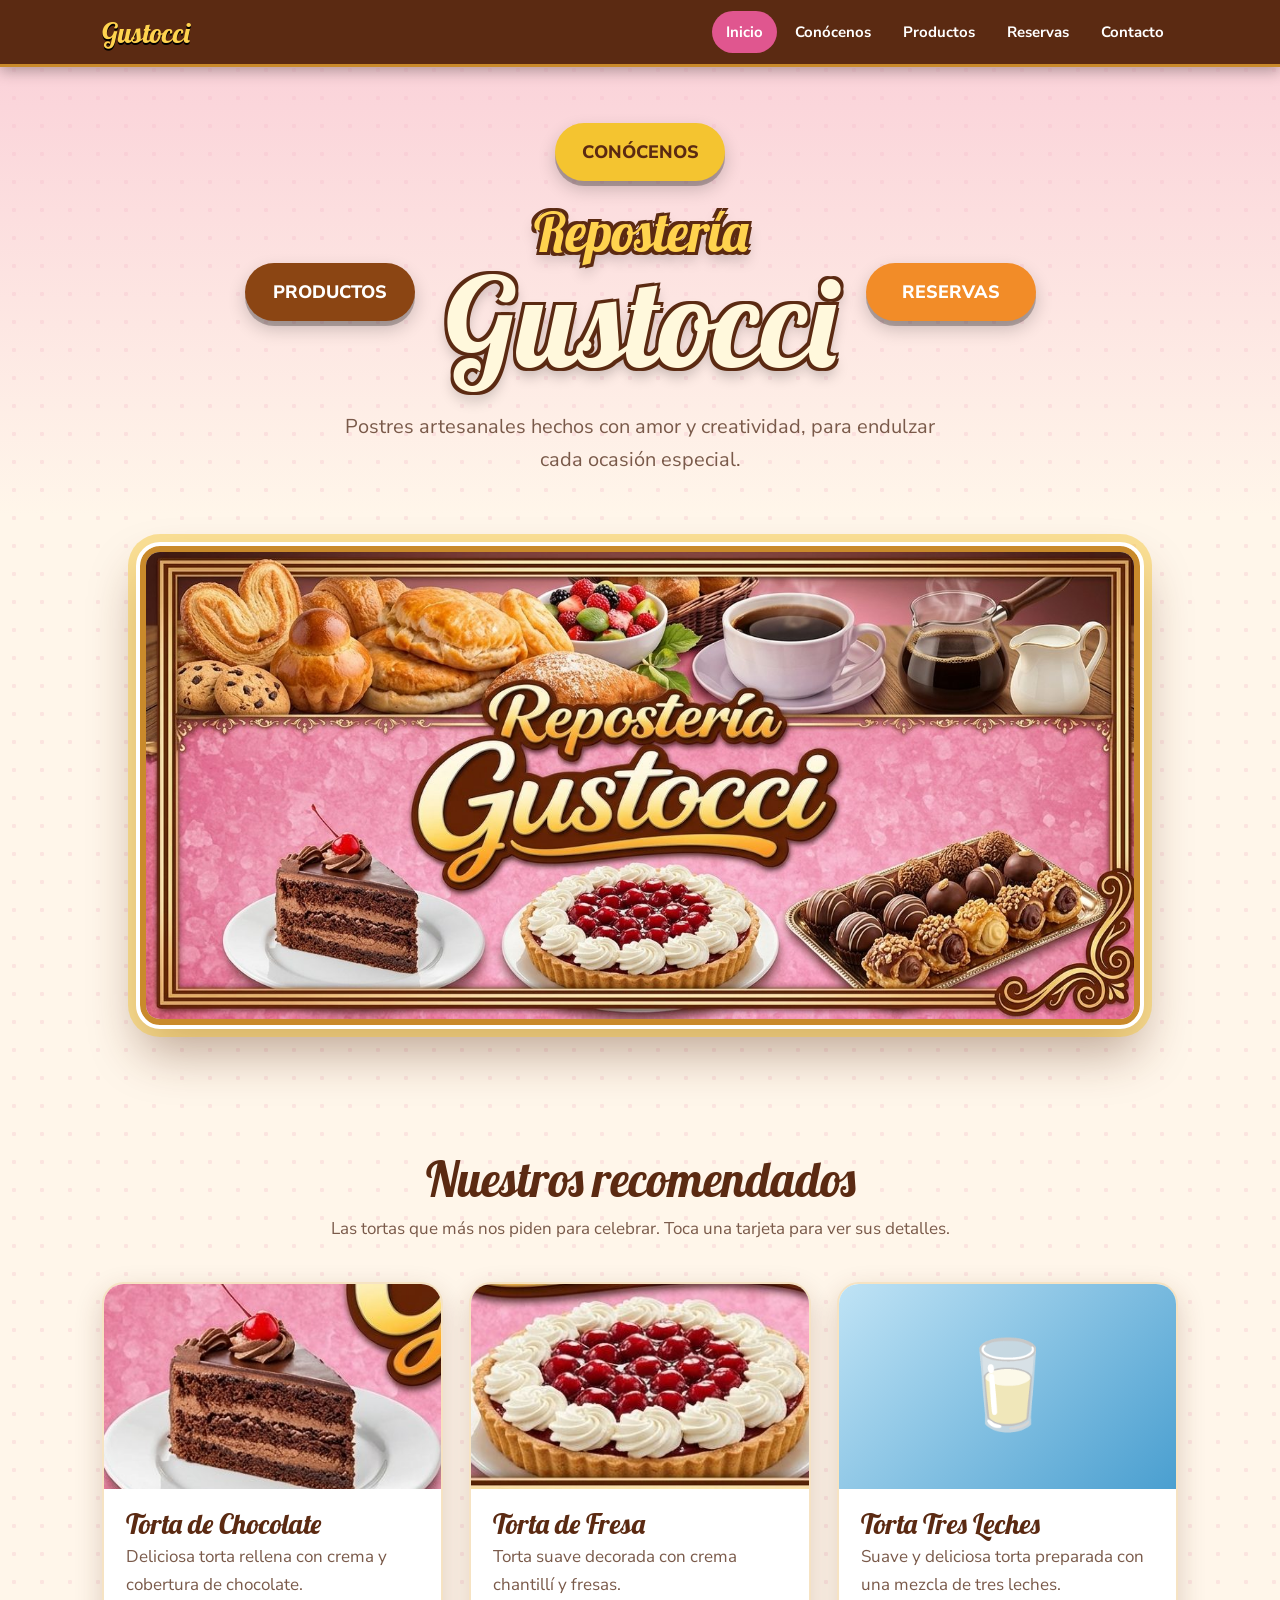
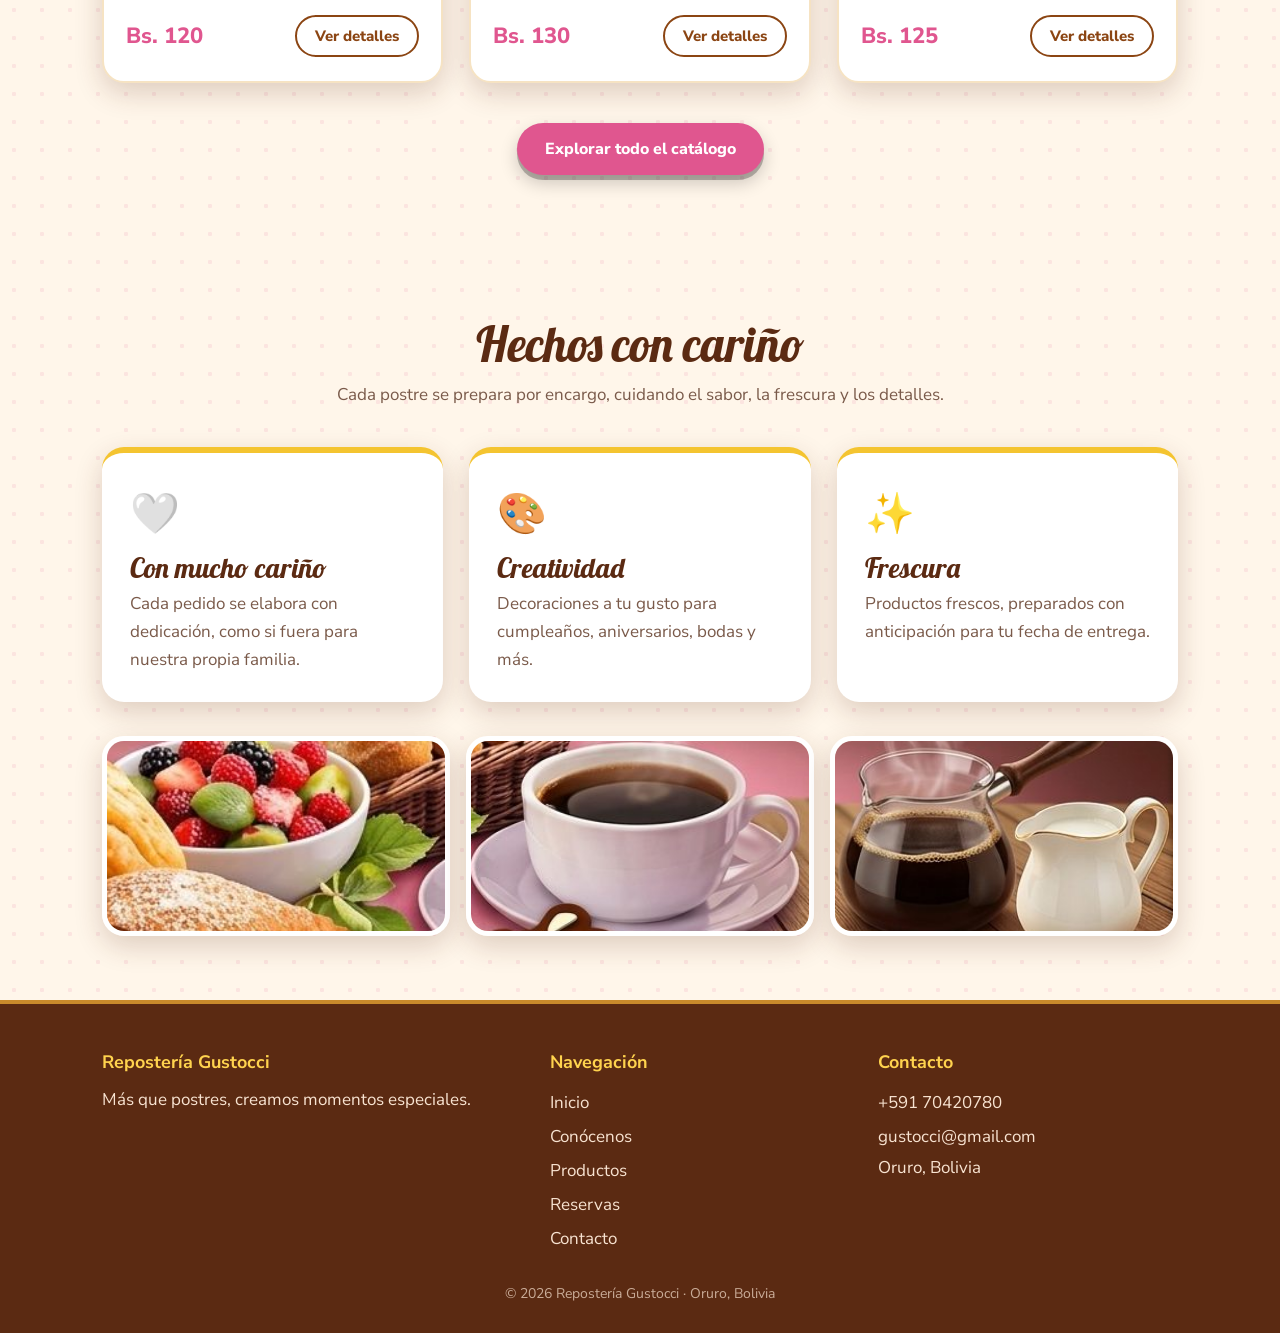
<file: index.html>
<!DOCTYPE html>
<html lang="es">
<head>
<meta charset="UTF-8">
<meta name="viewport" content="width=device-width, initial-scale=1">
<title>Repostería Gustocci · Postres artesanales en Oruro, Bolivia</title>
<meta name="description" content="Tortas, queques, cupcakes y galletas decoradas hechas con amor en Oruro, Bolivia. Conoce nuestros productos y reserva con anticipación.">
<link rel="preconnect" href="https://fonts.googleapis.com">
<link rel="preconnect" href="https://fonts.gstatic.com" crossorigin>
<link href="https://fonts.googleapis.com/css2?family=Lobster&family=Nunito+Sans:wght@400;600;700;800&display=swap" rel="stylesheet">
<link rel="stylesheet" href="css/estilos.css">
<script src="js/main.js" defer></script>
</head>
<body data-page="inicio">
<div id="cab"></div>
<main>
  <section class="portada">
    <div class="wrap">
      <div class="hero-grid">
        <a class="btn b-oro g-arriba" href="conocenos.html">CONÓCENOS</a>
        <a class="btn b-cafe g-izq" href="productos.html">PRODUCTOS</a>
        <h1 class="titulo"><span class="r">Repostería</span><span class="g">Gustocci</span></h1>
        <a class="btn b-naranja g-der" href="reservas.html">RESERVAS</a>
      </div>
      <p class="frase">Postres artesanales hechos con amor y creatividad, para endulzar cada ocasión especial.</p>
    </div>
  </section>

  <section style="padding-top:20px">
    <div class="wrap rv">
      <div class="banner"><img src="img/banner.jpg" alt="Repostería Gustocci: pasteles, frutas, café, torta de chocolate, tarta de frutos rojos y bombones" width="1400" height="661"></div>
    </div>
  </section>

  <section>
    <div class="wrap">
      <h2 class="sec-t rv">Nuestros recomendados</h2>
      <p class="sec-s rv">Las tortas que más nos piden para celebrar. Toca una tarjeta para ver sus detalles.</p>
      <div class="grid" id="destacados"></div>
      <p class="cta rv" style="margin-top:34px"><a class="btn b-rosa" href="productos.html">Explorar todo el catálogo</a></p>
    </div>
  </section>

  <section>
    <div class="wrap">
      <h2 class="sec-t rv">Hechos con cariño</h2>
      <p class="sec-s rv">Cada postre se prepara por encargo, cuidando el sabor, la frescura y los detalles.</p>
      <div class="grid">
        <div class="bloque rv"><div class="ic">🤍</div><h3>Con mucho cariño</h3><p>Cada pedido se elabora con dedicación, como si fuera para nuestra propia familia.</p></div>
        <div class="bloque rv"><div class="ic">🎨</div><h3>Creatividad</h3><p>Decoraciones a tu gusto para cumpleaños, aniversarios, bodas y más.</p></div>
        <div class="bloque rv"><div class="ic">✨</div><h3>Frescura</h3><p>Productos frescos, preparados con anticipación para tu fecha de entrega.</p></div>
      </div>
      <div class="gal rv" style="margin-top:34px">
        <img src="img/frutas.jpg" alt="Tazón de frutas frescas con fresas y moras" loading="lazy">
        <img src="img/cafe.jpg" alt="Taza de café humeante sobre un plato lila" loading="lazy">
        <img src="img/jarra-cafe.jpg" alt="Jarra de café y jarrita de leche" loading="lazy">
      </div>
    </div>
  </section>
</main>
<div id="pie"></div>
</body>
</html>
</file>
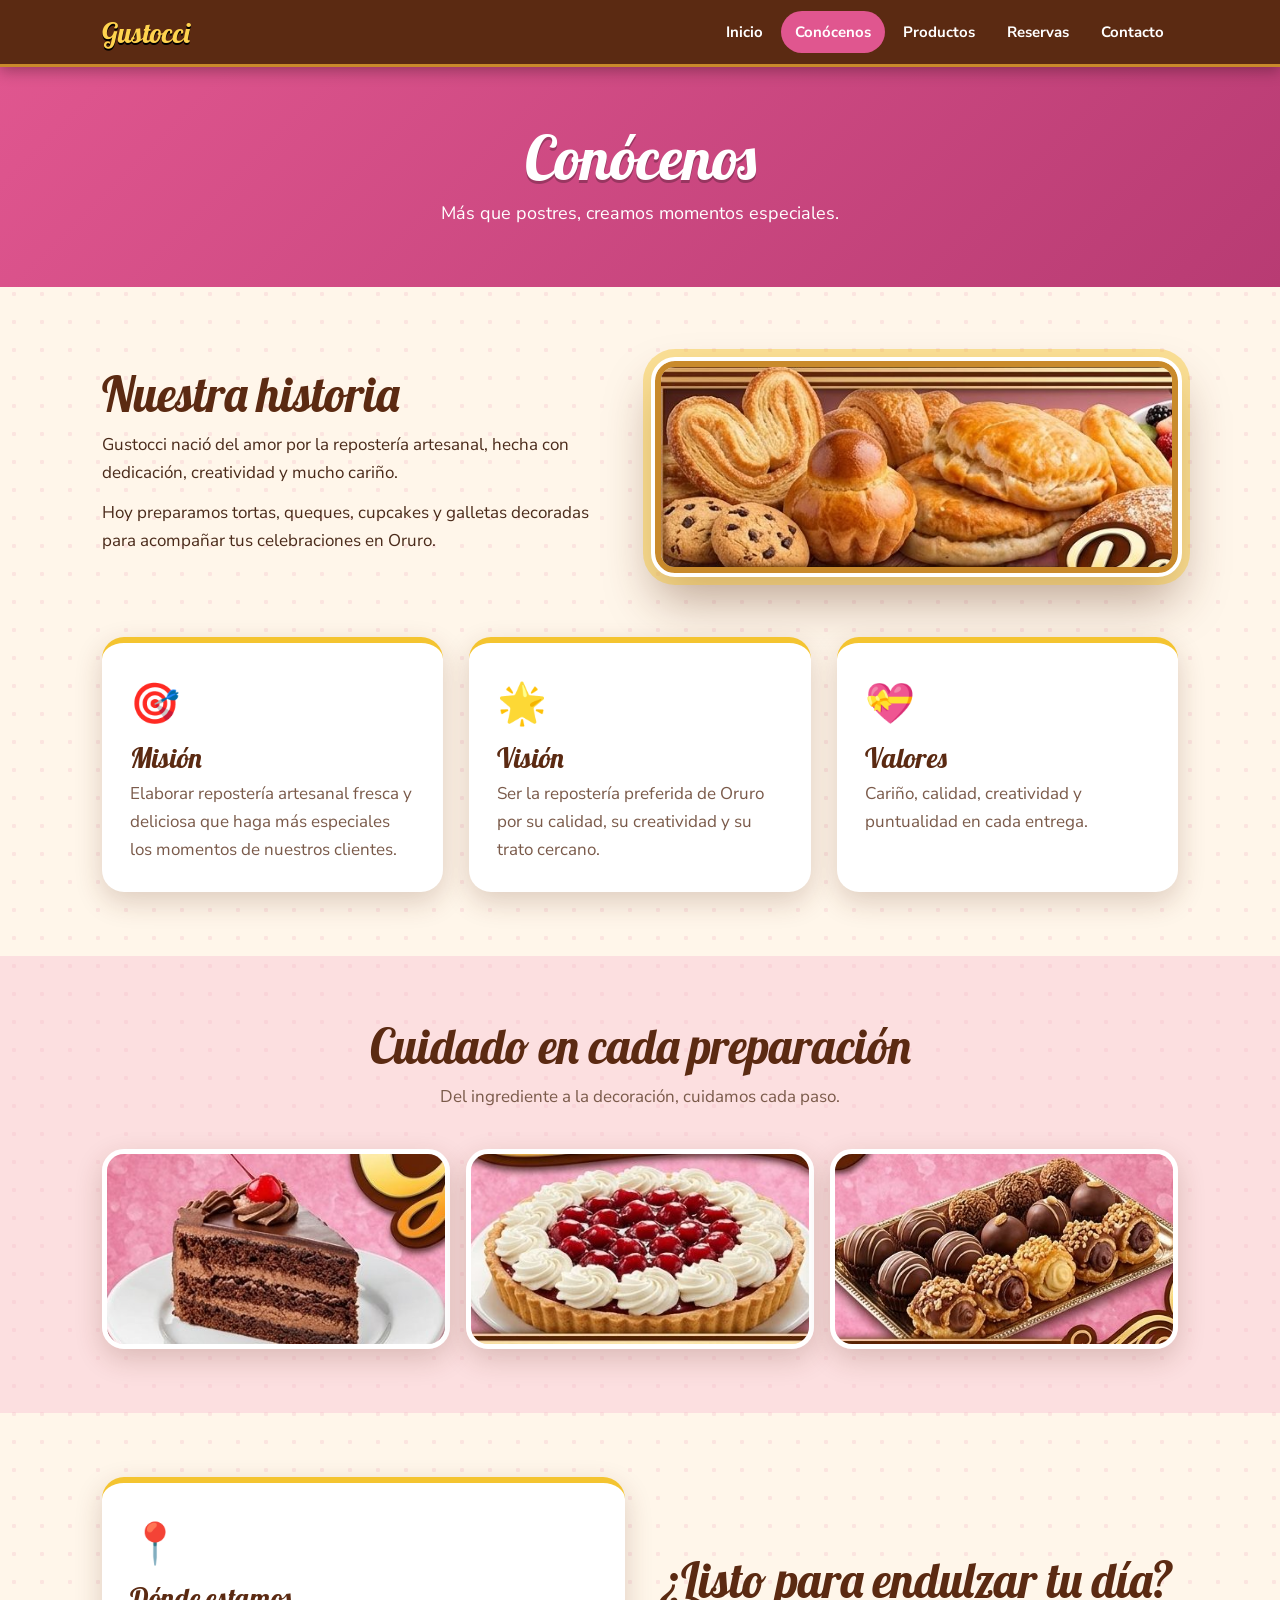
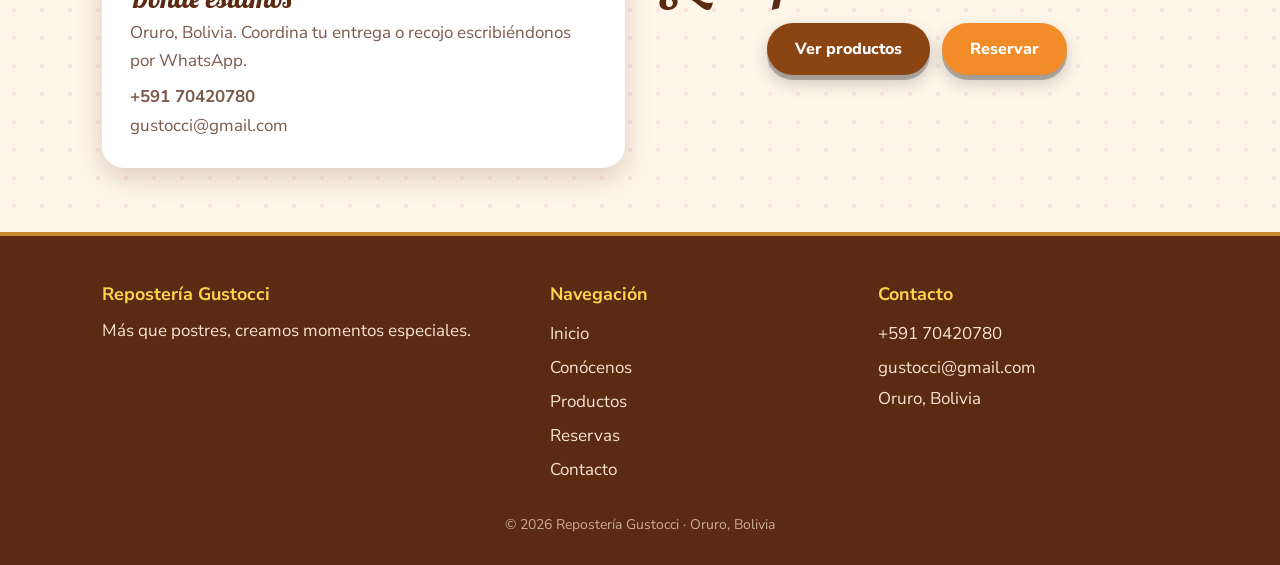
<file: conocenos.html>
<!DOCTYPE html>
<html lang="es">
<head>
<meta charset="UTF-8">
<meta name="viewport" content="width=device-width, initial-scale=1">
<title>Conócenos · Repostería Gustocci</title>
<meta name="description" content="Conoce la historia, la misión, la visión y los valores de Repostería Gustocci, pastelería artesanal en Oruro, Bolivia.">
<link rel="preconnect" href="https://fonts.googleapis.com">
<link rel="preconnect" href="https://fonts.gstatic.com" crossorigin>
<link href="https://fonts.googleapis.com/css2?family=Lobster&family=Nunito+Sans:wght@400;600;700;800&display=swap" rel="stylesheet">
<link rel="stylesheet" href="css/estilos.css">
<script src="js/main.js" defer></script>
</head>
<body data-page="conocenos">
<div id="cab"></div>
<main>
  <div class="band"><div class="wrap"><h1>Conócenos</h1><p>Más que postres, creamos momentos especiales.</p></div></div>

  <section>
    <div class="wrap dos">
      <div class="rv">
        <h2 class="sec-t" style="text-align:left">Nuestra historia</h2>
        <p>Gustocci nació del amor por la repostería artesanal, hecha con dedicación, creatividad y mucho cariño.</p>
        <p style="margin-top:12px">Hoy preparamos tortas, queques, cupcakes y galletas decoradas para acompañar tus celebraciones en Oruro.</p>
      </div>
      <div class="banner rv"><img src="img/hojaldres.jpg" alt="Hojaldres y panes dulces recién horneados" loading="lazy"></div>
    </div>
  </section>

  <section style="padding-top:0">
    <div class="wrap grid">
      <!-- Textos sugeridos: edítalos con la misión y visión reales del negocio -->
      <div class="bloque rv"><div class="ic">🎯</div><h3>Misión</h3><p>Elaborar repostería artesanal fresca y deliciosa que haga más especiales los momentos de nuestros clientes.</p></div>
      <div class="bloque rv"><div class="ic">🌟</div><h3>Visión</h3><p>Ser la repostería preferida de Oruro por su calidad, su creatividad y su trato cercano.</p></div>
      <div class="bloque rv"><div class="ic">💝</div><h3>Valores</h3><p>Cariño, calidad, creatividad y puntualidad en cada entrega.</p></div>
    </div>
  </section>

  <section style="background:rgba(247,182,204,.35)">
    <div class="wrap">
      <h2 class="sec-t rv">Cuidado en cada preparación</h2>
      <p class="sec-s rv">Del ingrediente a la decoración, cuidamos cada paso.</p>
      <div class="gal rv">
        <img src="img/torta-chocolate.jpg" alt="Torta de chocolate en capas con crema" loading="lazy">
        <img src="img/tarta-frutos-rojos.jpg" alt="Tarta con frutos rojos y crema chantillí" loading="lazy">
        <img src="img/bombones.jpg" alt="Bombones de chocolate en bandeja dorada" loading="lazy">
      </div>
    </div>
  </section>

  <section>
    <div class="wrap dos">
      <div class="bloque rv"><div class="ic">📍</div><h3>Dónde estamos</h3><p>Oruro, Bolivia. Coordina tu entrega o recojo escribiéndonos por WhatsApp.</p><p style="margin-top:8px"><strong>+591 70420780</strong><br>gustocci@gmail.com</p></div>
      <div class="cta rv"><h2 class="sec-t">¿Listo para endulzar tu día?</h2><a class="btn b-cafe" href="productos.html">Ver productos</a><a class="btn b-naranja" href="reservas.html">Reservar</a></div>
    </div>
  </section>
</main>
<div id="pie"></div>
</body>
</html>
</file>
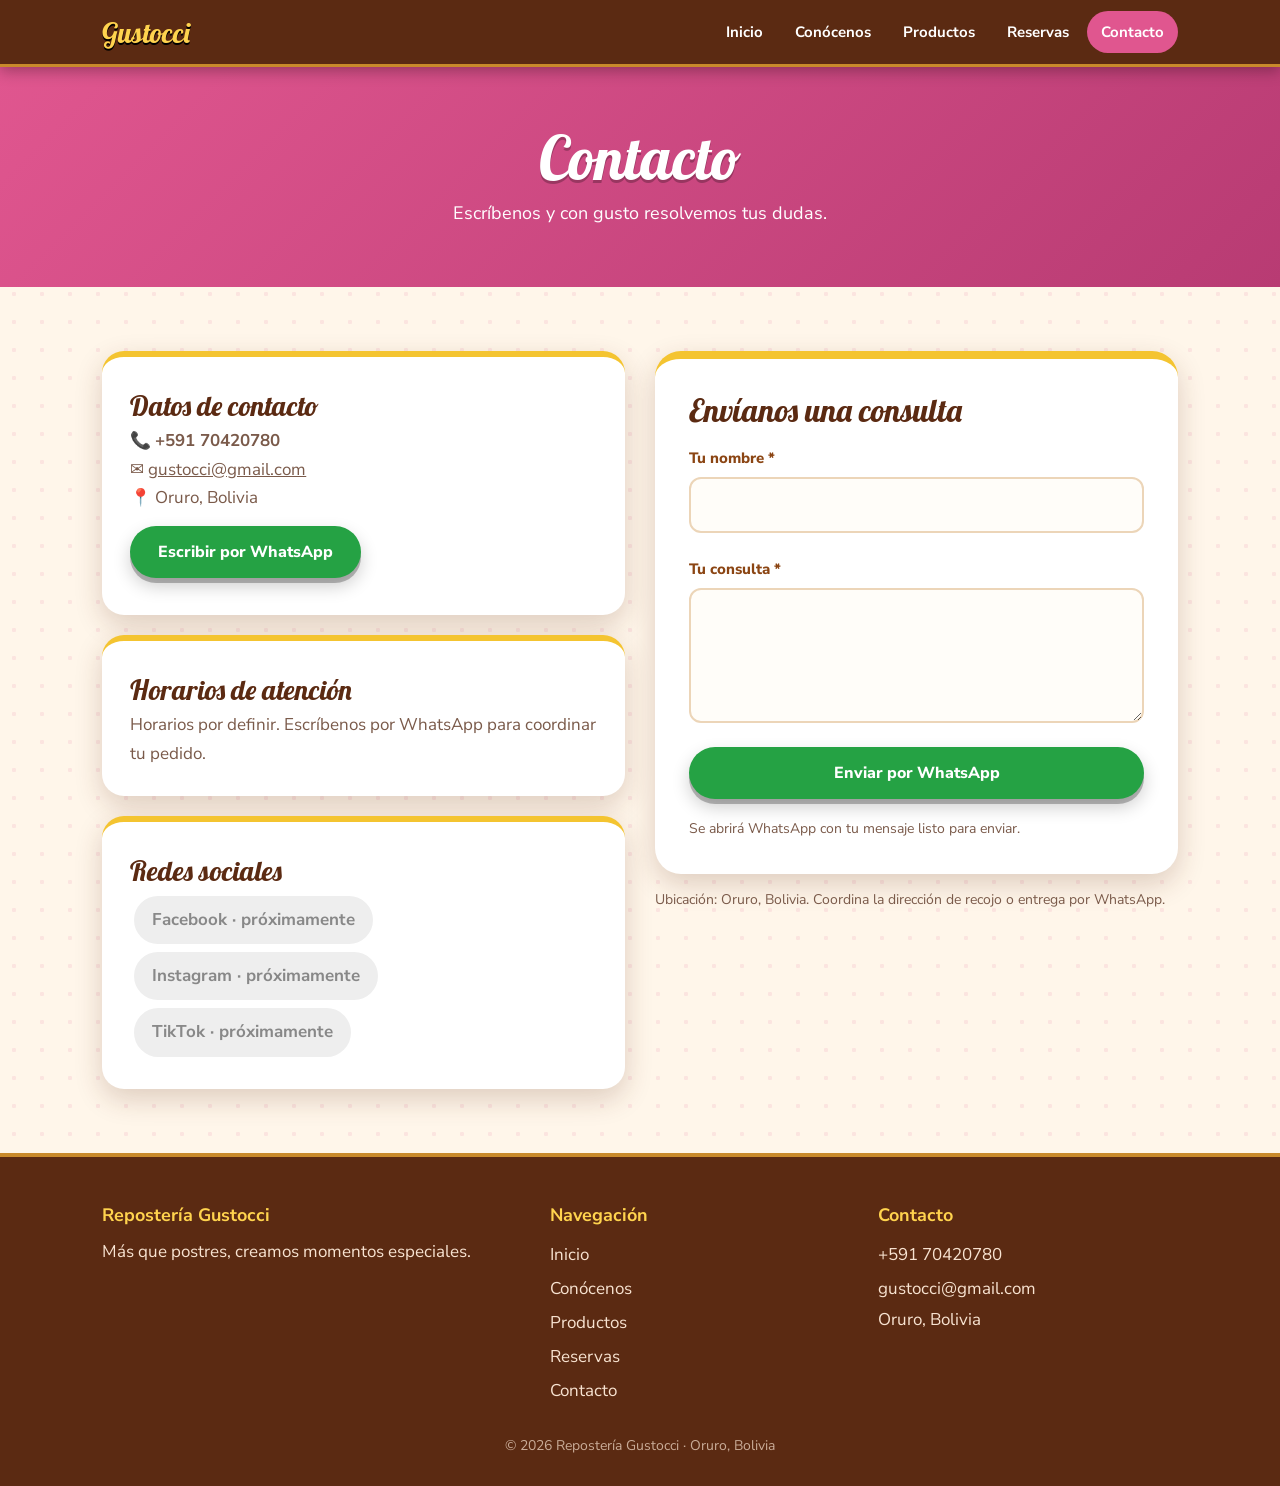
<file: contacto.html>
<!DOCTYPE html>
<html lang="es">
<head>
<meta charset="UTF-8">
<meta name="viewport" content="width=device-width, initial-scale=1">
<title>Contacto · Repostería Gustocci</title>
<meta name="description" content="Contacta a Repostería Gustocci en Oruro, Bolivia: WhatsApp +591 70420780 y correo gustocci@gmail.com.">
<link rel="preconnect" href="https://fonts.googleapis.com">
<link rel="preconnect" href="https://fonts.gstatic.com" crossorigin>
<link href="https://fonts.googleapis.com/css2?family=Lobster&family=Nunito+Sans:wght@400;600;700;800&display=swap" rel="stylesheet">
<link rel="stylesheet" href="css/estilos.css">
<script src="js/main.js" defer></script>
</head>
<body data-page="contacto">
<div id="cab"></div>
<main>
  <div class="band"><div class="wrap"><h1>Contacto</h1><p>Escríbenos y con gusto resolvemos tus dudas.</p></div></div>
  <section>
    <div class="wrap dos" style="align-items:start">
      <div class="rv">
        <div class="bloque" style="margin-bottom:20px">
          <h3>Datos de contacto</h3>
          <p>📞 <strong>+591 70420780</strong><br>✉️ <a href="mailto:gustocci@gmail.com">gustocci@gmail.com</a><br>📍 Oruro, Bolivia</p>
          <p style="margin-top:14px"><a class="btn wa" target="_blank" rel="noopener" href="https://wa.me/59170420780?text=Hola%20Gustocci%2C%20quisiera%20hacer%20una%20consulta.">Escribir por WhatsApp</a></p>
        </div>
        <div class="bloque" style="margin-bottom:20px">
          <h3>Horarios de atención</h3>
          <!-- EDITAR: escribe aquí los horarios reales -->
          <p>Horarios por definir. Escríbenos por WhatsApp para coordinar tu pedido.</p>
        </div>
        <div class="bloque">
          <h3>Redes sociales</h3>
          <!-- EDITAR: cambia cada span por <a class="btn b-rosa" href="URL REAL" target="_blank" rel="noopener"> -->
          <span class="soc">Facebook · próximamente</span><span class="soc">Instagram · próximamente</span><span class="soc">TikTok · próximamente</span>
        </div>
      </div>
      <div class="rv">
        <form class="form" id="consulta" novalidate style="grid-template-columns:1fr" aria-label="Formulario de consulta">
          <h3 style="font-size:32px">Envíanos una consulta</h3>
          <div class="f"><label for="c-nombre">Tu nombre *</label><input id="c-nombre" autocomplete="name"><span class="err" id="ce-nombre" role="alert"></span></div>
          <div class="f"><label for="c-msg">Tu consulta *</label><textarea id="c-msg" rows="4"></textarea><span class="err" id="ce-msg" role="alert"></span></div>
          <button class="btn wa" type="submit">Enviar por WhatsApp</button>
          <p class="nota">Se abrirá WhatsApp con tu mensaje listo para enviar.</p>
        </form>
        <!-- MAPA: cuando tengas la dirección exacta, pega aquí el iframe de Google Maps. -->
        <p class="nota" style="margin-top:14px">Ubicación: Oruro, Bolivia. Coordina la dirección de recojo o entrega por WhatsApp.</p>
      </div>
    </div>
  </section>
</main>
<div id="pie"></div>
</body>
</html>
</file>
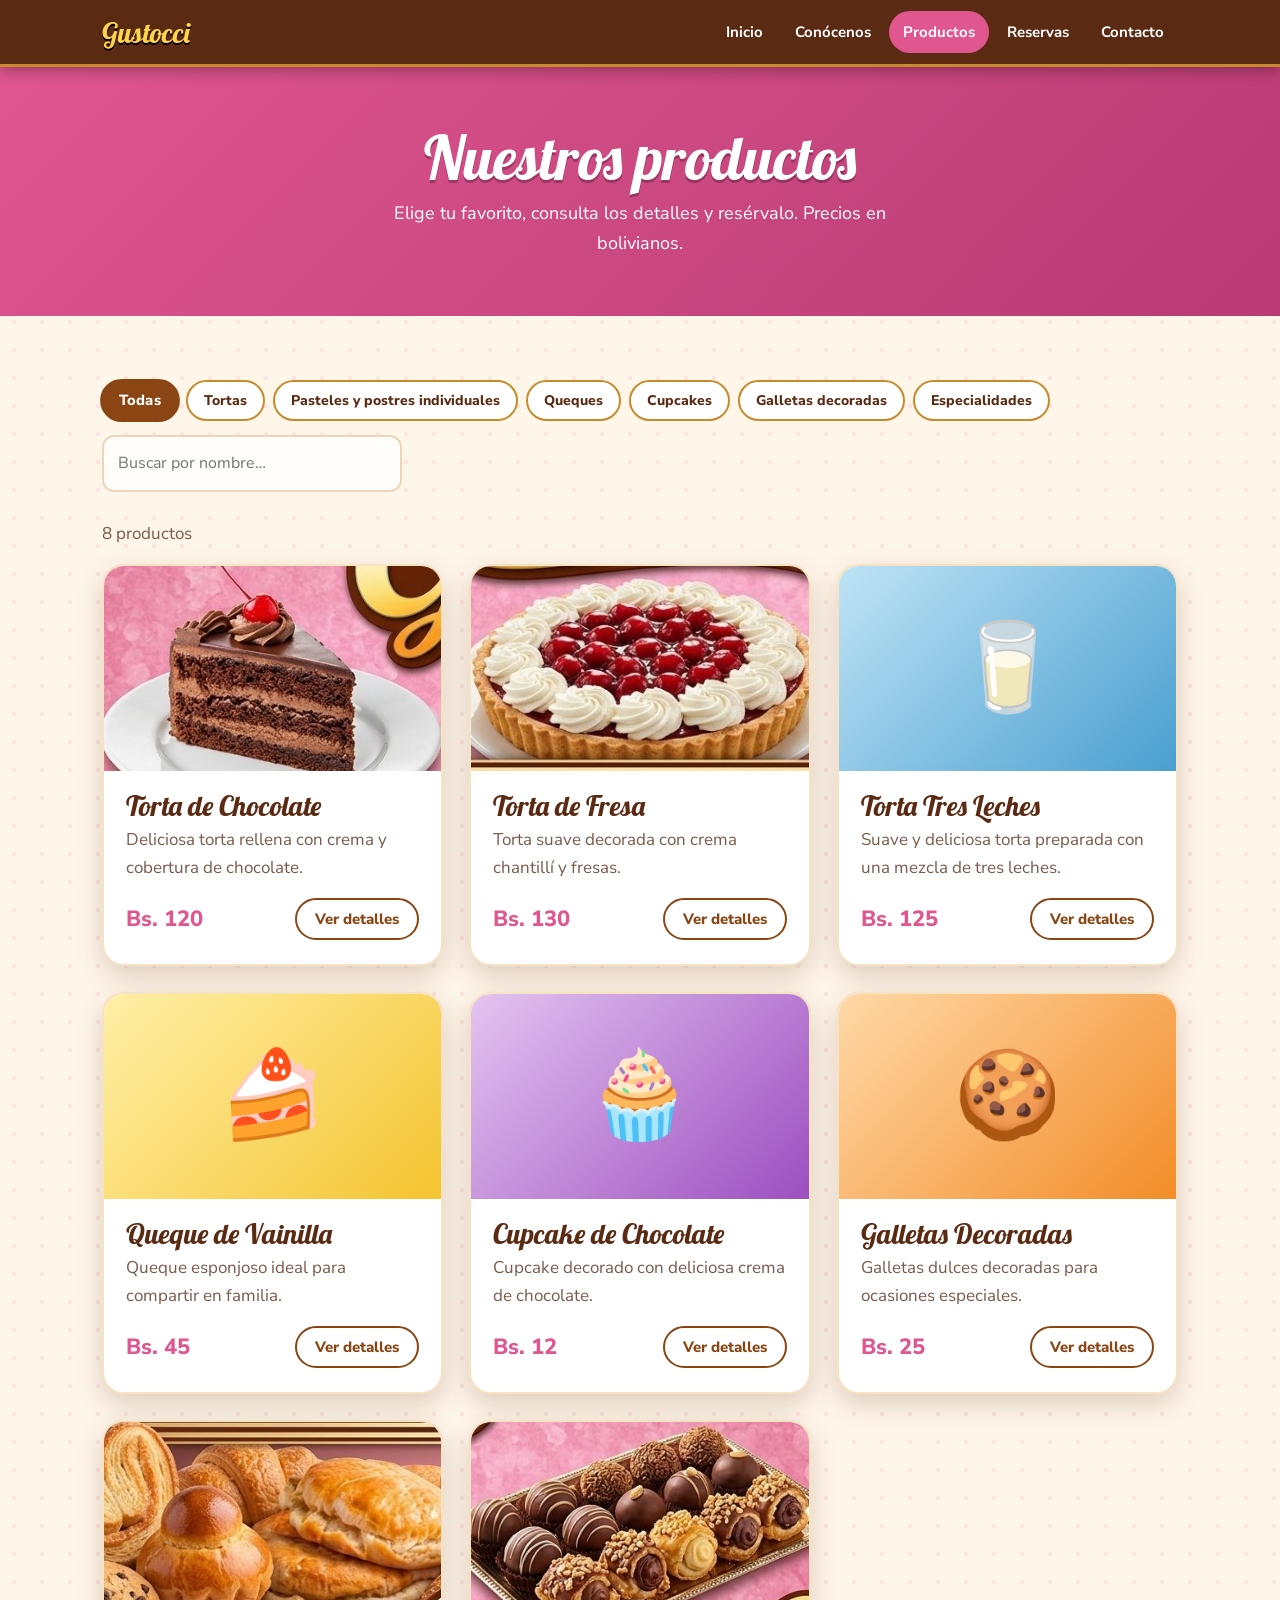
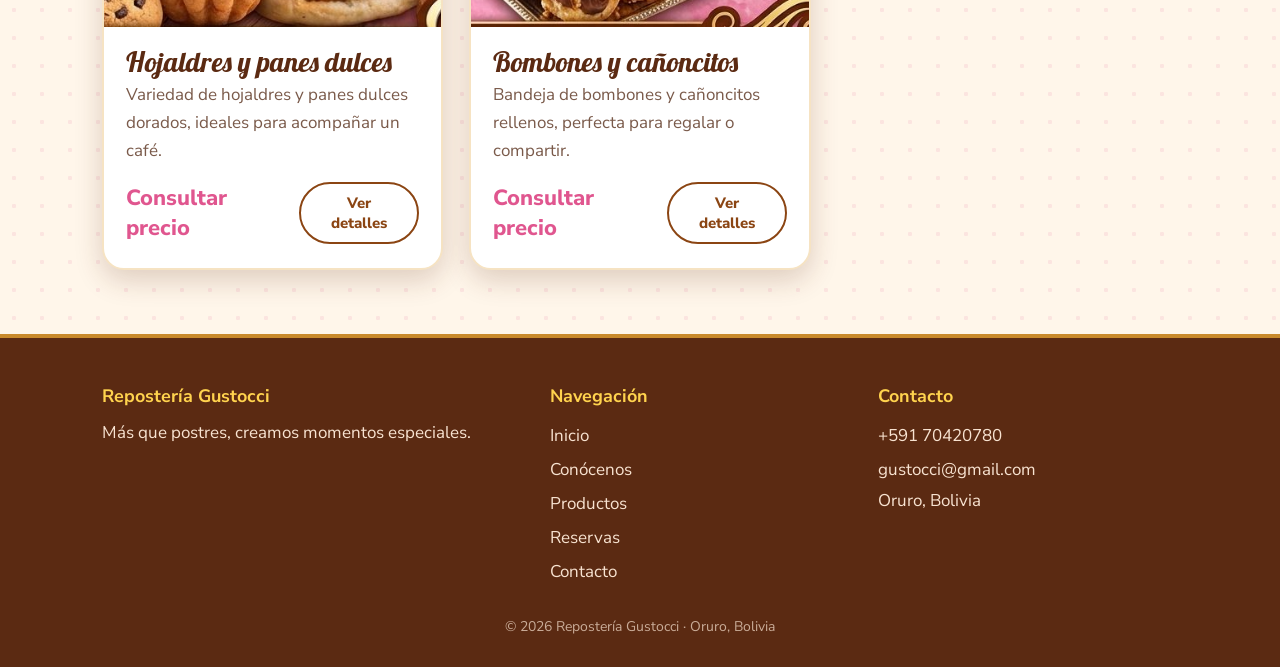
<file: productos.html>
<!DOCTYPE html>
<html lang="es">
<head>
<meta charset="UTF-8">
<meta name="viewport" content="width=device-width, initial-scale=1">
<title>Productos · Repostería Gustocci</title>
<meta name="description" content="Catálogo de tortas, queques, cupcakes, galletas decoradas y especialidades de Repostería Gustocci en Oruro. Precios en bolivianos.">
<link rel="preconnect" href="https://fonts.googleapis.com">
<link rel="preconnect" href="https://fonts.gstatic.com" crossorigin>
<link href="https://fonts.googleapis.com/css2?family=Lobster&family=Nunito+Sans:wght@400;600;700;800&display=swap" rel="stylesheet">
<link rel="stylesheet" href="css/estilos.css">
<script src="js/main.js" defer></script>
</head>
<body data-page="productos">
<div id="cab"></div>
<main>
  <div class="band"><div class="wrap"><h1>Nuestros productos</h1><p>Elige tu favorito, consulta los detalles y resérvalo. Precios en bolivianos.</p></div></div>
  <section>
    <div class="wrap">
      <div class="tools">
        <div class="chips" id="chips" role="group" aria-label="Filtrar por categoría"></div>
        <div style="flex:1;min-width:220px;max-width:300px"><label for="buscar" class="sr" style="position:absolute;left:-9999px">Buscar producto</label><input id="buscar" type="search" placeholder="Buscar por nombre…" autocomplete="off"></div>
      </div>
      <p id="cuenta" style="color:var(--suave);margin-bottom:16px" aria-live="polite"></p>
      <div class="grid" id="catalogo"></div>
    </div>
  </section>
</main>
<div id="pie"></div>
</body>
</html>
</file>
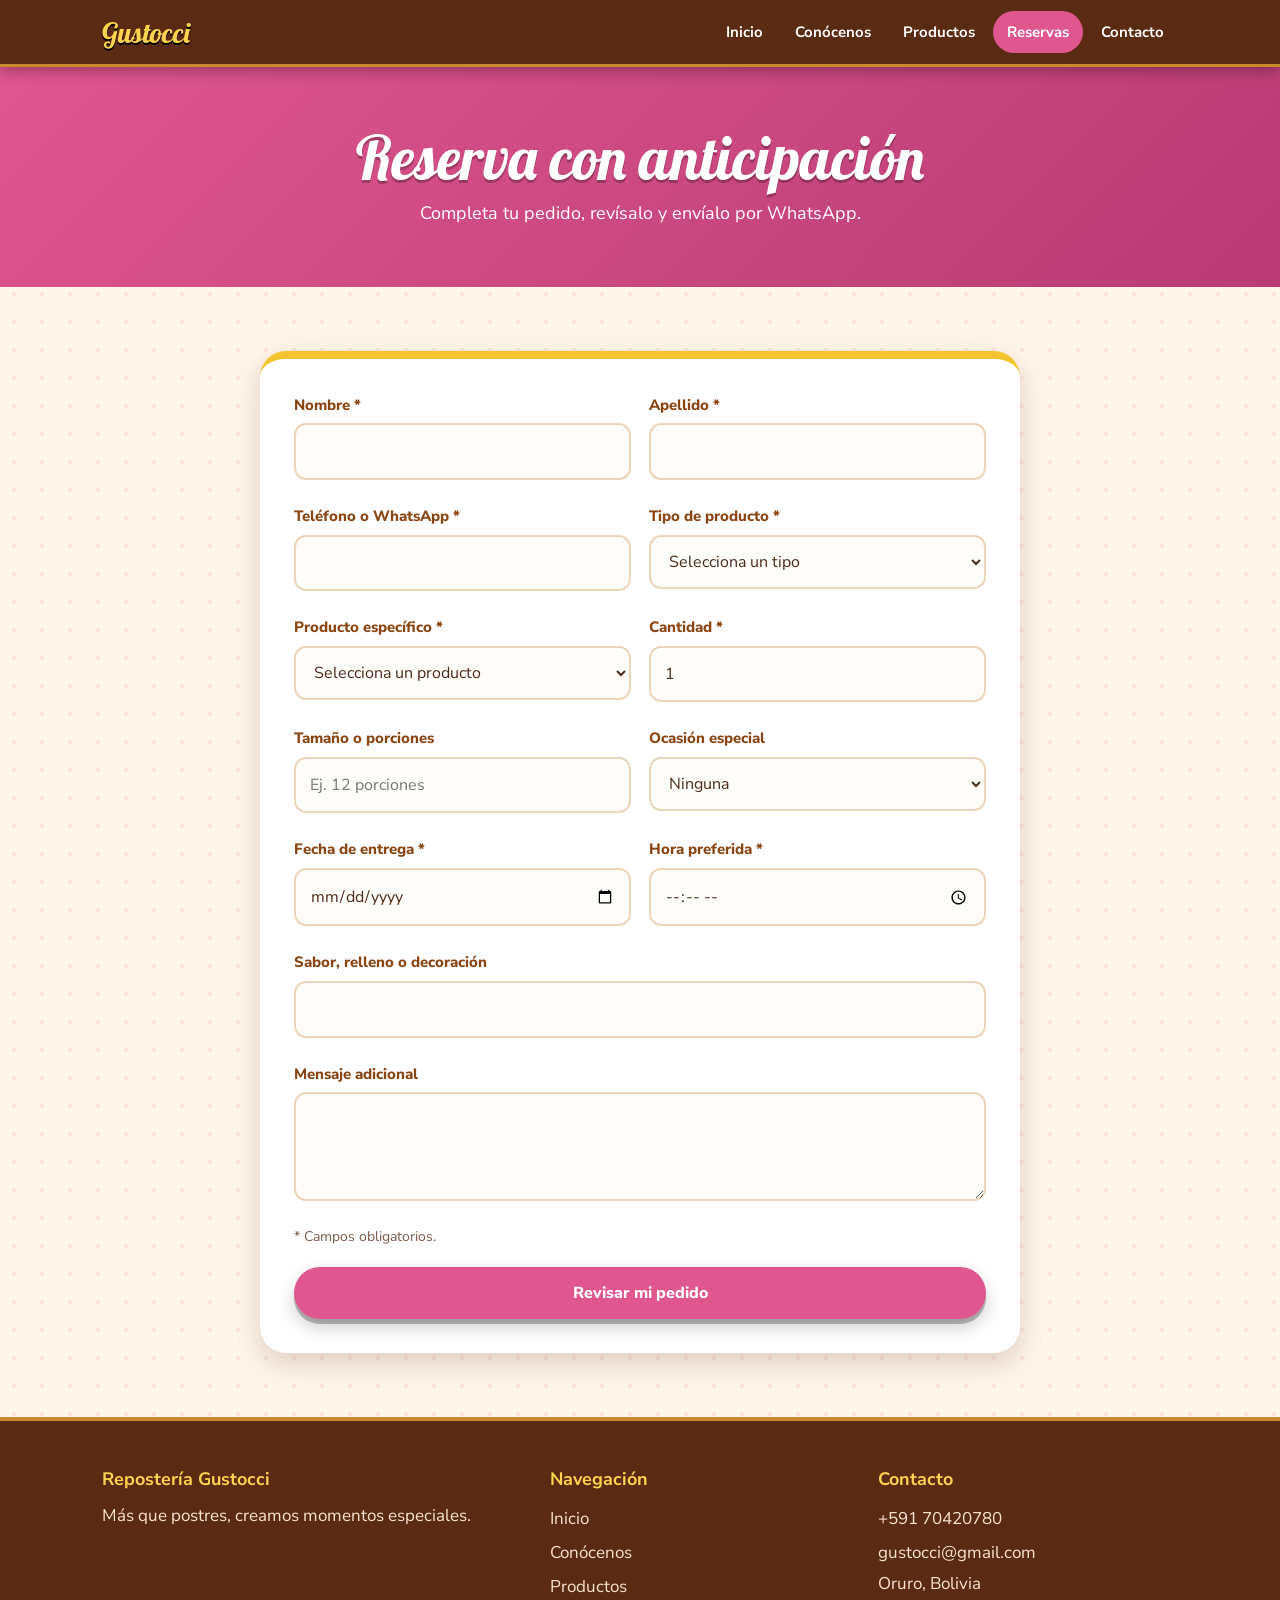
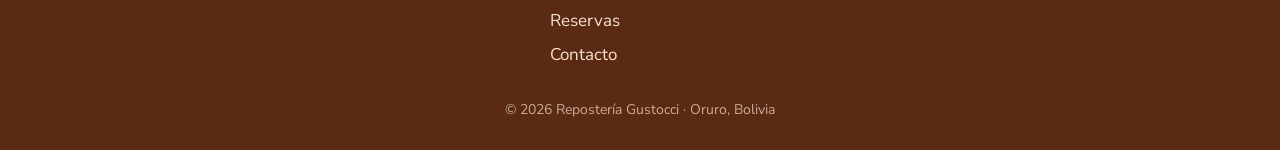
<file: reservas.html>
<!DOCTYPE html>
<html lang="es">
<head>
<meta charset="UTF-8">
<meta name="viewport" content="width=device-width, initial-scale=1">
<title>Reservas · Repostería Gustocci</title>
<meta name="description" content="Reserva tu torta, queque, cupcakes o galletas decoradas con anticipación y envía tu pedido por WhatsApp a Repostería Gustocci, Oruro.">
<link rel="preconnect" href="https://fonts.googleapis.com">
<link rel="preconnect" href="https://fonts.gstatic.com" crossorigin>
<link href="https://fonts.googleapis.com/css2?family=Lobster&family=Nunito+Sans:wght@400;600;700;800&display=swap" rel="stylesheet">
<link rel="stylesheet" href="css/estilos.css">
<script src="js/main.js" defer></script>
</head>
<body data-page="reservas">
<div id="cab"></div>
<main>
  <div class="band"><div class="wrap"><h1>Reserva con anticipación</h1><p>Completa tu pedido, revísalo y envíalo por WhatsApp.</p></div></div>
  <section>
    <div class="wrap">
      <form class="form" id="reserva" novalidate aria-label="Formulario de reserva"></form>
      <div class="resumen" id="resumen" aria-live="polite"></div>
    </div>
  </section>
</main>
<div id="pie"></div>
</body>
</html>
</file>
<file: css/estilos.css>
/* Repostería Gustocci · estilos compartidos */
:root{--rosa:#f7b6cc;--rosa2:#e0568f;--choco:#5b2a12;--cafe:#8b4513;--naranja:#f28c28;--oro:#f4c430;--oro2:#c98a2b;--crema:#fff6ea;--txt:#4a2a1a;--suave:#7a5a4a;--sombra:0 10px 28px rgba(91,42,18,.2);--r:22px}
*{box-sizing:border-box;margin:0;padding:0}
html{scroll-behavior:smooth;scroll-padding-top:80px}
body{font:400 17px/1.65 "Nunito Sans",system-ui,Arial,sans-serif;color:var(--txt);background:radial-gradient(rgba(224,86,143,.11) 2px,transparent 2.5px) 0 0/28px 28px,var(--crema);overflow-x:hidden}
img{max-width:100%;display:block}
a{color:inherit}
h1,h2,h3{font-family:Lobster,cursive;font-weight:400;line-height:1.1;color:var(--choco)}
:focus-visible{outline:3px solid var(--oro);outline-offset:3px;border-radius:8px}
.wrap{max-width:1120px;margin:0 auto;padding:0 22px}
section{padding:64px 0}
.sec-t{font-size:clamp(34px,5vw,48px);text-align:center;margin-bottom:10px}
.sec-s{text-align:center;color:var(--suave);max-width:620px;margin:0 auto 38px}

/* Encabezado */
.cab{position:sticky;top:0;z-index:60;background:var(--choco);box-shadow:0 4px 14px rgba(0,0,0,.3);border-bottom:3px solid var(--oro2)}
.nav{display:flex;align-items:center;justify-content:space-between;height:64px}
.marca{font:400 28px Lobster,cursive;color:#ffd34e;text-decoration:none;text-shadow:0 2px 0 #000}
.menu{display:flex;gap:4px;list-style:none}
.menu a{display:block;color:#fff;text-decoration:none;font-weight:700;font-size:15px;padding:9px 14px;border-radius:999px;transition:background .25s}
.menu a:hover,.menu a.on{background:var(--rosa2)}
.burger{display:none;background:none;border:2px solid var(--oro);color:#ffd34e;width:46px;height:46px;border-radius:12px;font-size:22px;cursor:pointer}

/* Botones */
.btn{position:relative;overflow:hidden;display:inline-block;text-align:center;border:0;cursor:pointer;text-decoration:none;font:800 16px "Nunito Sans",sans-serif;color:#fff;padding:15px 28px;border-radius:999px;box-shadow:0 5px 0 rgba(0,0,0,.25),0 8px 18px rgba(0,0,0,.2);transition:transform .25s,box-shadow .25s}
.btn::after{content:"";position:absolute;top:0;left:-80%;width:50%;height:100%;background:linear-gradient(100deg,transparent,rgba(255,255,255,.55),transparent);transform:skewX(-20deg);transition:left .6s}
.btn:hover{transform:translateY(-4px) scale(1.04)}.btn:hover::after{left:130%}
.btn:active{transform:translateY(1px)}
.b-cafe{background:var(--cafe)}.b-naranja{background:var(--naranja)}.b-oro{background:var(--oro);color:var(--choco)}.b-rosa{background:var(--rosa2)}
.b-borde{background:#fff;color:var(--choco);border:2px solid var(--oro2)}

/* Portada */
.portada{padding:56px 0 40px;text-align:center;background:linear-gradient(180deg,rgba(247,182,204,.55),transparent)}
.hero-grid{display:grid;grid-template-areas:". arriba ." "izq titulo der";grid-template-columns:1fr auto 1fr;align-items:center;gap:22px 30px}
.hero-grid .btn{min-width:170px;font-size:18px;padding:17px 24px}
.g-arriba{grid-area:arriba;justify-self:center}.g-izq{grid-area:izq;justify-self:end}.g-der{grid-area:der;justify-self:start}
.titulo{grid-area:titulo;animation:entra 1s both}
.titulo span{display:block;font-family:Lobster,cursive;text-shadow:3px 3px 0 var(--choco),-3px -3px 0 var(--choco),3px -3px 0 var(--choco),-3px 3px 0 var(--choco),0 8px 14px rgba(0,0,0,.25)}
.titulo .r{font-size:clamp(30px,5.4vw,54px);color:#ffd34e}
.titulo .g{font-size:clamp(60px,12vw,124px);color:#fff8dc;line-height:.95}
.frase{max-width:600px;margin:30px auto 0;font-size:20px;color:var(--suave)}
@keyframes entra{from{opacity:0;transform:translateY(24px) scale(.96)}}
.banner{max-width:1000px;margin:10px auto 0;border:6px solid var(--oro2);outline:4px solid #fff;border-radius:20px;box-shadow:0 0 0 12px rgba(244,196,48,.45),0 26px 50px rgba(91,42,18,.4);overflow:hidden}
.banner img{width:100%;height:auto}

/* Tarjetas */
.grid{display:grid;grid-template-columns:repeat(3,1fr);gap:26px}
.card{position:relative;background:#fff;border-radius:var(--r);overflow:hidden;box-shadow:var(--sombra);border:2px solid #f6e3c3;display:flex;flex-direction:column;transition:transform .3s,box-shadow .3s,border-color .3s}
.card:hover{transform:translateY(-8px);box-shadow:0 18px 36px rgba(91,42,18,.28);border-color:var(--oro)}
.thumb{width:100%;height:205px;object-fit:cover;transition:transform .5s}
.card:hover .thumb{transform:scale(1.06)}
.card{overflow:hidden}
.fb{display:grid;place-items:center;font-size:86px}
.tag{position:absolute;top:12px;left:12px;z-index:2;background:var(--rosa2);color:#fff;font-weight:800;font-size:13px;padding:4px 12px;border-radius:999px}
.body{padding:20px 22px 24px;display:flex;flex-direction:column;flex:1}
.body h3{font-size:28px}.body p{color:var(--suave);flex:1;margin-top:4px}
.row{display:flex;justify-content:space-between;align-items:center;gap:10px;margin-top:16px}
.precio{font:800 22px "Nunito Sans";color:var(--rosa2)}
.pick{border:2px solid var(--cafe);background:none;color:var(--cafe);border-radius:999px;padding:9px 18px;font:800 15px "Nunito Sans";cursor:pointer;transition:.25s}
.pick:hover{background:var(--cafe);color:#fff}
.bloque{background:#fff;border-radius:var(--r);padding:28px;box-shadow:var(--sombra);border-top:6px solid var(--oro)}
.bloque .ic{font-size:40px}.bloque h3{font-size:28px;margin:6px 0}.bloque p{color:var(--suave)}
.dos{display:grid;grid-template-columns:1fr 1fr;gap:30px;align-items:center}
.band{background:linear-gradient(135deg,var(--rosa2),#b83b73);color:#fff;text-align:center;padding:58px 0}
.band h1,.band h2{color:#fff;font-size:clamp(38px,6vw,60px);text-shadow:0 3px 0 rgba(0,0,0,.25)}
.band p{max-width:560px;margin:8px auto 0;font-size:18px}
.gal{display:grid;grid-template-columns:repeat(3,1fr);gap:16px}
.gal img{height:200px;width:100%;object-fit:cover;border-radius:var(--r);border:5px solid #fff;box-shadow:var(--sombra)}
.cta{text-align:center}.cta .btn{margin:6px}

/* Catálogo */
.tools{display:flex;gap:14px;flex-wrap:wrap;align-items:center;justify-content:space-between;margin-bottom:28px}
.chips{display:flex;gap:8px;flex-wrap:wrap}
.chip{border:2px solid var(--oro2);background:#fff;color:var(--choco);font:800 14px "Nunito Sans";padding:9px 16px;border-radius:999px;cursor:pointer;transition:.25s}
.chip:hover{background:#fff0c9}.chip.on{background:var(--cafe);border-color:var(--cafe);color:#fff;transform:scale(1.05)}
input,select,textarea{width:100%;padding:13px 14px;border:2px solid #ecd5b8;border-radius:12px;background:#fffdf9;color:var(--txt);font:inherit;font-size:16px}
input:focus,select:focus,textarea:focus{border-color:var(--rosa2);outline:none;box-shadow:0 0 0 3px rgba(224,86,143,.25)}
#buscar{max-width:300px}
.vacio{text-align:center;color:var(--suave);padding:40px;grid-column:1/-1}
dialog{margin:auto;border:0;border-radius:26px;max-width:520px;width:calc(100% - 32px);box-shadow:0 30px 70px rgba(0,0,0,.5);overflow:hidden;border-top:8px solid var(--oro)}
dialog::backdrop{background:rgba(58,22,38,.65);backdrop-filter:blur(3px)}
dialog[open]{animation:entra .35s both}
dialog .thumb{height:220px}.mb{padding:22px 26px 28px}.mb h3{font-size:34px}.mb p{margin:8px 0}.mb .cat{color:var(--rosa2);font-weight:800}
.mb .btns{display:flex;gap:10px;flex-wrap:wrap;margin-top:14px}.mb .btn{padding:12px 20px;font-size:15px;flex:1}
.x{position:absolute;right:12px;top:10px;z-index:3;width:42px;height:42px;border-radius:50%;border:0;background:#fff;font-size:26px;cursor:pointer;box-shadow:0 3px 10px rgba(0,0,0,.3)}

/* Formularios */
.form{max-width:760px;margin:0 auto;background:#fff;border-radius:26px;padding:34px;box-shadow:var(--sombra);border-top:8px solid var(--oro);display:grid;grid-template-columns:1fr 1fr;gap:18px}
.f{display:flex;flex-direction:column;gap:6px}.full{grid-column:1/-1}
label{font-weight:800;font-size:15px;color:var(--cafe)}
.err{color:#b3123f;font-size:14px;font-weight:700;min-height:0}
.bad{border-color:#b3123f}
.nota{font-size:14px;color:var(--suave);grid-column:1/-1}
.resumen{max-width:760px;margin:26px auto 0;background:#fff8e1;border:3px dashed var(--oro2);border-radius:22px;padding:26px;display:none}
.resumen.on{display:block;animation:entra .4s both}
.resumen h3{font-size:32px}.resumen dl{display:grid;grid-template-columns:auto 1fr;gap:6px 16px;margin:14px 0}.resumen dt{font-weight:800;color:var(--cafe)}
.wa{background:#25a244}
.soc{display:inline-block;padding:10px 18px;border-radius:999px;background:#eee;color:#888;font-weight:700;margin:4px;cursor:not-allowed}

/* Pie */
.pie{background:var(--choco);color:#f8e3d1;padding:44px 0 28px;border-top:4px solid var(--oro2)}
.pie .cols{display:grid;grid-template-columns:1.4fr 1fr 1fr;gap:28px}
.pie h4{color:#ffd34e;font-size:18px;margin-bottom:8px}.pie a{display:block;text-decoration:none;padding:3px 0}.pie a:hover{color:#ffd34e}
.copy{text-align:center;font-size:14px;opacity:.7;margin-top:26px}
.arriba{position:fixed;right:18px;bottom:20px;width:50px;height:50px;border-radius:50%;border:0;background:var(--rosa2);color:#fff;font-size:22px;cursor:pointer;box-shadow:0 6px 16px rgba(0,0,0,.35);opacity:0;pointer-events:none;transition:.3s;z-index:50}
.arriba.on{opacity:1;pointer-events:auto}

/* Aparición */
.js .rv{opacity:0;transform:translateY(22px);transition:opacity .7s,transform .7s}
.js .rv.in{opacity:1;transform:none}

@media(max-width:860px){.grid,.gal{grid-template-columns:1fr 1fr}.dos,.pie .cols{grid-template-columns:1fr}}
@media(max-width:760px){
  .burger{display:block}
  .menu{position:absolute;top:100%;left:0;right:0;background:var(--choco);flex-direction:column;padding:10px 22px 18px;max-height:0;overflow:hidden;opacity:0;transition:max-height .35s,opacity .35s,padding .35s;padding-top:0;padding-bottom:0}
  .menu.open{max-height:420px;opacity:1;padding-top:10px;padding-bottom:18px}
  .hero-grid{grid-template-areas:"titulo" "arriba" "izq" "der";grid-template-columns:1fr}
  .hero-grid .btn{width:min(280px,100%)}.g-arriba,.g-izq,.g-der{justify-self:center}
}
@media(max-width:560px){.grid,.gal,.form{grid-template-columns:1fr}.form{padding:24px}.banner{border-width:4px;outline-width:3px}}
@media(prefers-reduced-motion:reduce){*,*::before,*::after{animation:none!important;transition:none!important;scroll-behavior:auto!important}.js .rv{opacity:1;transform:none}}
</file>
